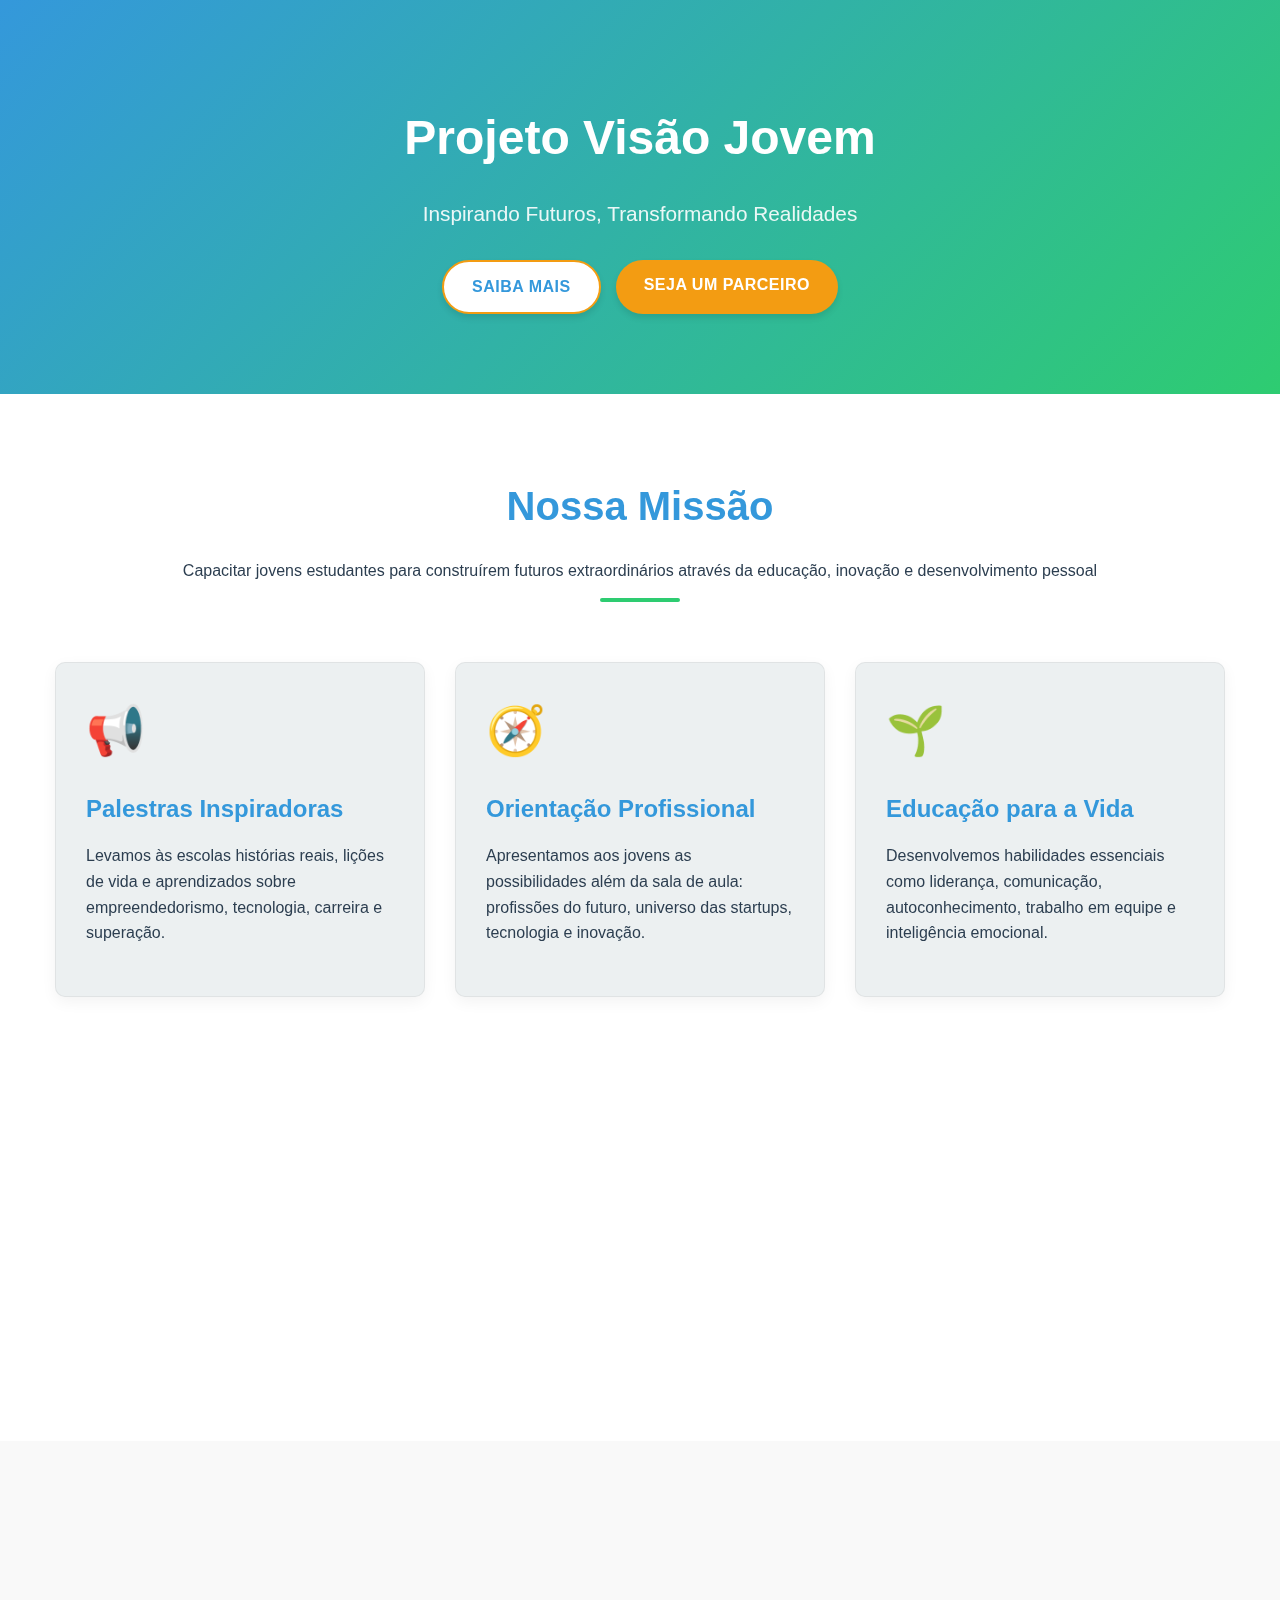
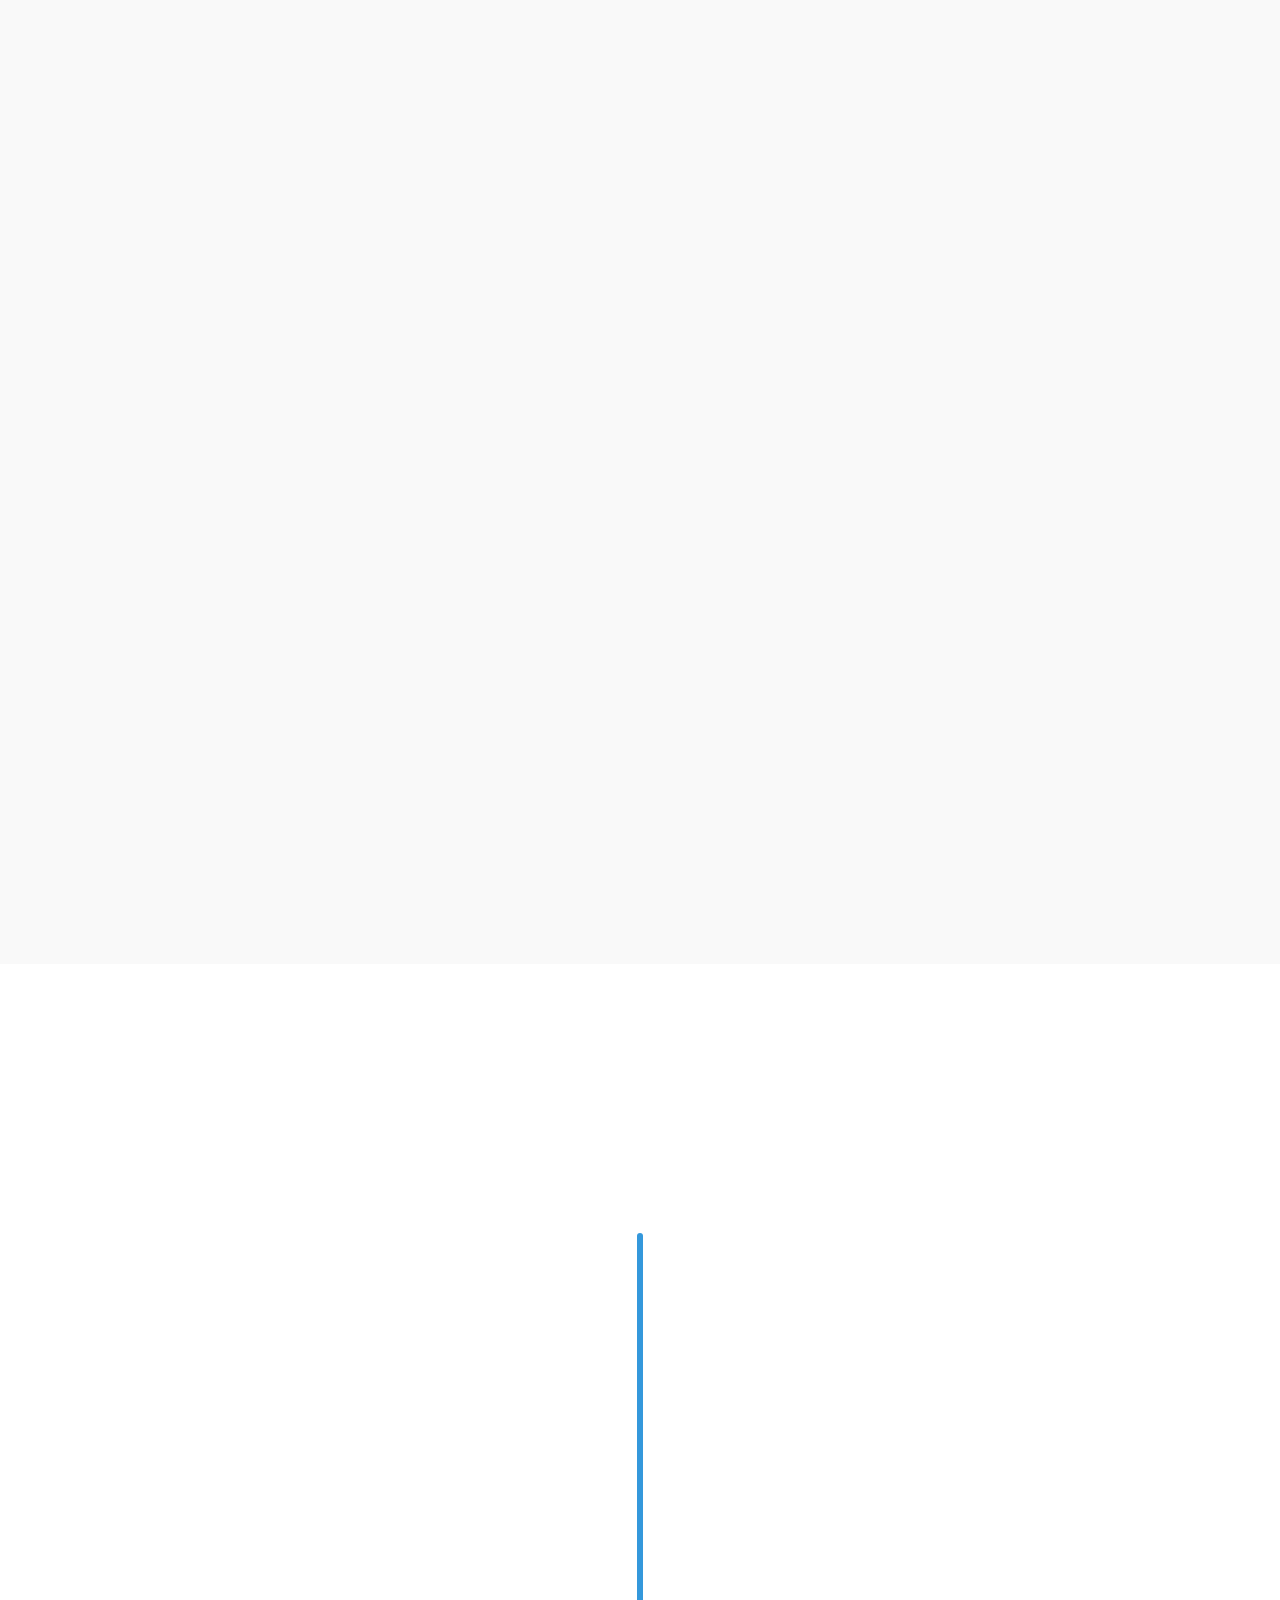
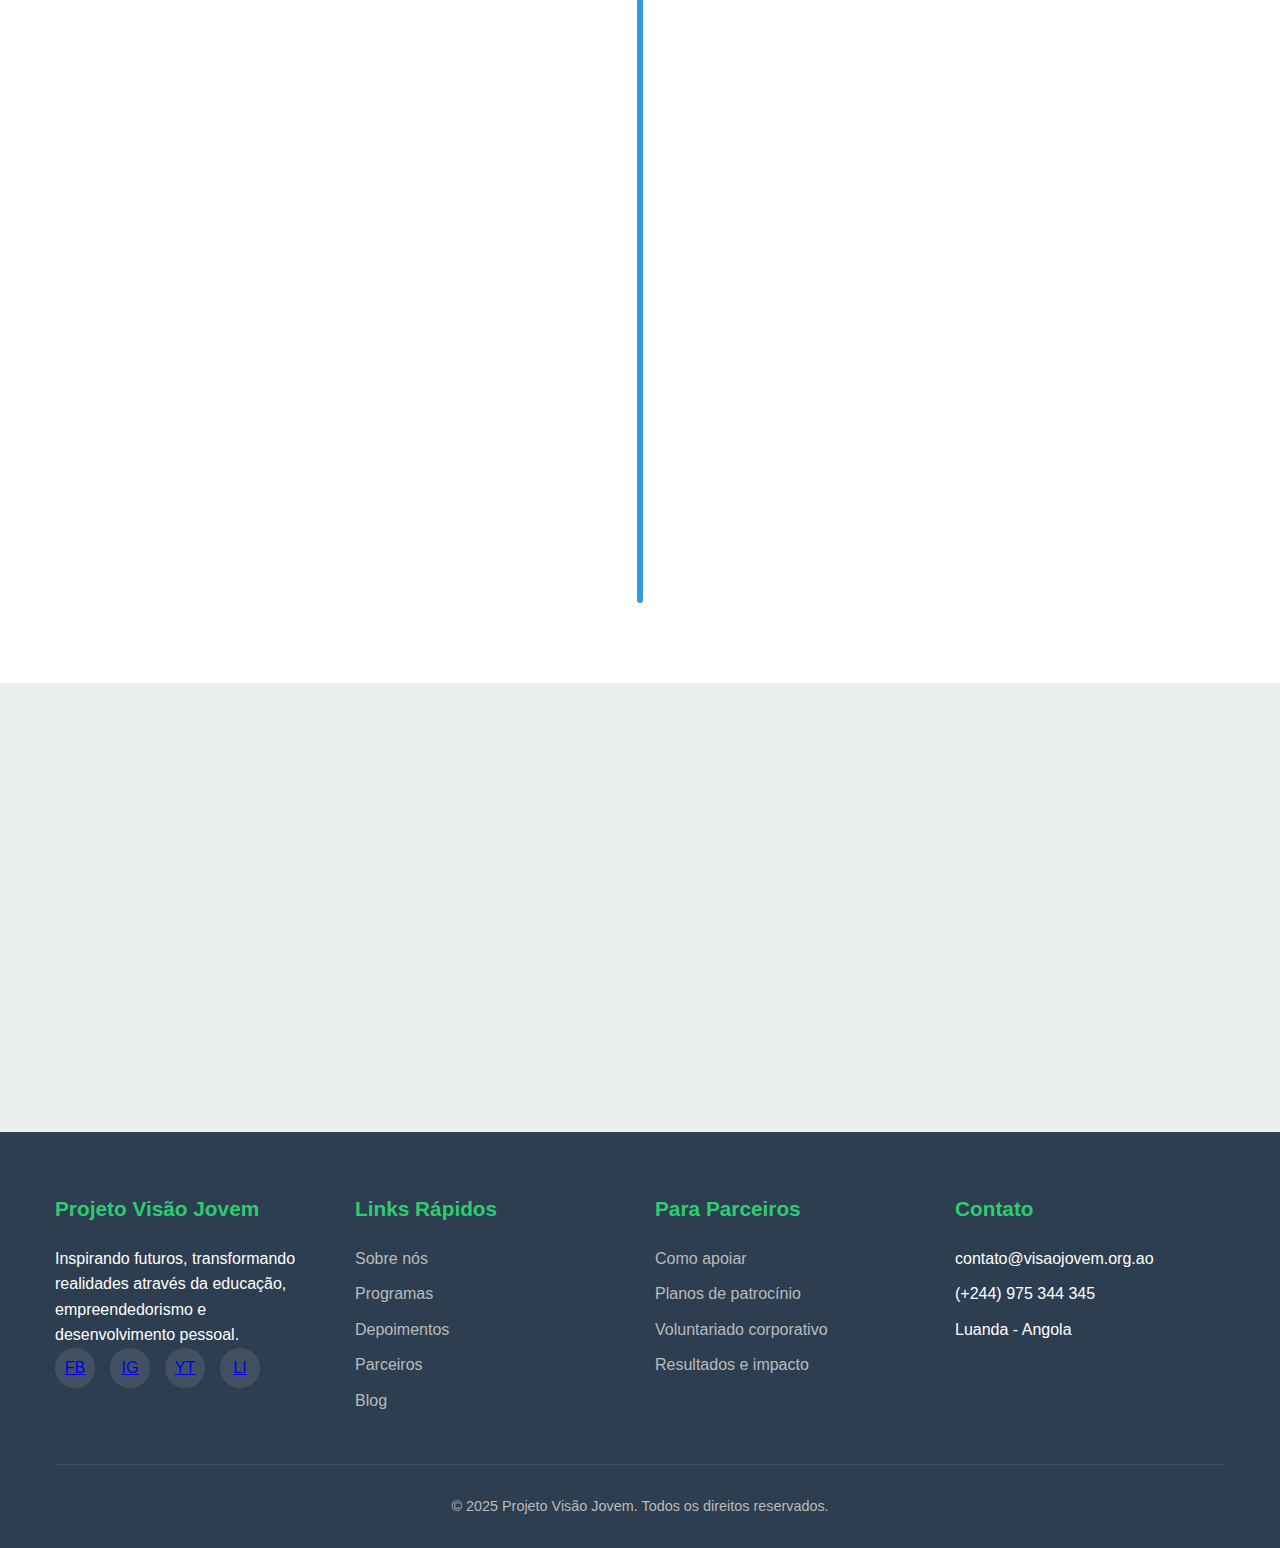
<file: index.html>
<!DOCTYPE html>
<html lang="pt-BR">
<head>
    <meta charset="UTF-8">
    <meta name="viewport" content="width=device-width, initial-scale=1.0">
    <title>Projeto Visão Jovem - Inspirando Futuros, Transformando Realidades</title>
    <link rel="stylesheet" href="modern-design.css">
    <style>
        :root {
            --primary: #3498db;
            --secondary: #2ecc71;
            --dark: #2c3e50;
            --light: #ecf0f1;
            --accent: #f39c12;
            --danger: #e74c3c;
        }
        
        * {
            margin: 0;
            padding: 0;
            box-sizing: border-box;
            font-family: 'Segoe UI', Tahoma, Geneva, Verdana, sans-serif;
        }
        
        body {
            color: var(--dark);
            line-height: 1.6;
            background-color: var(--light);
        }
        
        .container {
            max-width: 1200px;
            margin: 0 auto;
            padding: 0 15px;
        }
        
        /* Header Styles */
        header {
            background: linear-gradient(135deg, var(--primary), var(--secondary));
            color: white;
            padding: 100px 0 80px;
            text-align: center;
        }
        
        .header-content h1 {
            font-size: 3rem;
            margin-bottom: 20px;
            font-weight: 700;
        }
        
        .header-content p {
            font-size: 1.3rem;
            max-width: 800px;
            margin: 0 auto 30px;
        }
        
        .btn {
            display: inline-block;
            padding: 12px 28px;
            background-color: var(--accent);
            color: white;
            text-decoration: none;
            border-radius: 50px;
            font-weight: bold;
            transition: all 0.3s ease;
            box-shadow: 0 4px 6px rgba(0,0,0,0.1);
        }
        
        .btn:hover {
            transform: translateY(-3px);
            box-shadow: 0 6px 8px rgba(0,0,0,0.15);
        }
        
        .btn-primary {
            background-color: white;
            color: var(--primary);
        }
        
        .header-buttons {
            display: flex;
            justify-content: center;
            gap: 15px;
            flex-wrap: wrap;
        }
        
        /* Features Section */
        .features {
            padding: 80px 0;
            background-color: white;
        }
        
        .section-title {
            text-align: center;
            margin-bottom: 60px;
            position: relative;
        }
        
        .section-title h2 {
            font-size: 2.5rem;
            color: var(--primary);
            margin-bottom: 20px;
        }
        
        .section-title:after {
            content: '';
            display: block;
            width: 80px;
            height: 4px;
            background: var(--secondary);
            margin: 15px auto 0;
            border-radius: 2px;
        }
        
        .feature-grid {
            display: grid;
            grid-template-columns: repeat(auto-fit, minmax(300px, 1fr));
            gap: 30px;
        }
        
        .feature-card {
            background-color: var(--light);
            border-radius: 10px;
            padding: 30px;
            transition: transform 0.3s ease;
            box-shadow: 0 5px 15px rgba(0,0,0,0.05);
        }
        
        .feature-card:hover {
            transform: translateY(-10px);
        }
        
        .feature-card h3 {
            font-size: 1.5rem;
            margin-bottom: 15px;
            color: var(--primary);
        }
        
        .feature-card p {
            color: var(--dark);
            margin-bottom: 20px;
        }
        
        .feature-icon {
            font-size: 3rem;
            margin-bottom: 20px;
            color: var(--secondary);
        }
        
        /* Monetization Section */
        .monetization {
            padding: 80px 0;
            background-color: #f9f9f9;
        }
        
        .monetization-grid {
            display: grid;
            grid-template-columns: repeat(auto-fit, minmax(300px, 1fr));
            gap: 30px;
        }
        
        .monetization-card {
            background-color: white;
            border-radius: 10px;
            padding: 30px;
            box-shadow: 0 5px 15px rgba(0,0,0,0.05);
            border-top: 4px solid var(--primary);
        }
        
        .monetization-card h3 {
            font-size: 1.3rem;
            margin-bottom: 15px;
            color: var(--primary);
        }
        
        .monetization-card ul {
            list-style-type: none;
            padding-left: 0;
        }
        
        .monetization-card li {
            padding: 8px 0;
            border-bottom: 1px solid #eee;
        }
        
        .monetization-card li:last-child {
            border-bottom: none;
        }
        
        .monetization-card li:before {
            content: "✓";
            color: var(--secondary);
            margin-right: 10px;
            font-weight: bold;
        }
        
        /* Timeline Section */
        .timeline {
            padding: 80px 0;
            background-color: white;
        }
        
        .timeline-container {
            max-width: 800px;
            margin: 0 auto;
            position: relative;
        }
        
        .timeline-container::after {
            content: '';
            position: absolute;
            width: 6px;
            background-color: var(--primary);
            top: 0;
            bottom: 0;
            left: 50%;
            margin-left: -3px;
            border-radius: 3px;
        }
        
        .timeline-item {
            padding: 10px 40px;
            position: relative;
            width: 50%;
        }
        
        .timeline-item::after {
            content: '';
            position: absolute;
            width: 20px;
            height: 20px;
            right: -10px;
            background-color: white;
            border: 4px solid var(--secondary);
            top: 15px;
            border-radius: 50%;
            z-index: 1;
        }
        
        .left {
            left: 0;
        }
        
        .right {
            left: 50%;
        }
        
        .right::after {
            left: -10px;
        }
        
        .timeline-content {
            padding: 20px;
            background-color: var(--light);
            position: relative;
            border-radius: 6px;
            box-shadow: 0 3px 10px rgba(0,0,0,0.1);
        }
        
        .timeline-content h3 {
            color: var(--primary);
            margin-bottom: 10px;
        }
        
        /* Call To Action */
        .cta {
            padding: 100px 0;
            background: linear-gradient(135deg, var(--primary), var(--secondary));
            color: white;
            text-align: center;
        }
        
        .cta h2 {
            font-size: 2.5rem;
            margin-bottom: 30px;
        }
        
        .cta p {
            font-size: 1.2rem;
            max-width: 800px;
            margin: 0 auto 40px;
        }
        
        /* Footer */
        footer {
            background-color: var(--dark);
            color: white;
            padding: 60px 0 30px;
        }
        
        .footer-grid {
            display: grid;
            grid-template-columns: repeat(auto-fit, minmax(250px, 1fr));
            gap: 30px;
            margin-bottom: 40px;
        }
        
        .footer-column h3 {
            font-size: 1.3rem;
            margin-bottom: 20px;
            color: var(--secondary);
        }
        
        .footer-column ul {
            list-style-type: none;
            padding-left: 0;
        }
        
        .footer-column ul li {
            margin-bottom: 10px;
        }
        
        .footer-column ul li a {
            color: #bbb;
            text-decoration: none;
            transition: color 0.3s ease;
        }
        
        .footer-column ul li a:hover {
            color: white;
        }
        
        .social-links {
            display: flex;
            gap: 15px;
        }
        
        .social-icon {
            display: inline-block;
            width: 40px;
            height: 40px;
            background-color: rgba(255,255,255,0.1);
            border-radius: 50%;
            text-align: center;
            line-height: 40px;
            transition: all 0.3s ease;
        }
        
        .social-icon:hover {
            background-color: var(--primary);
            transform: translateY(-3px);
        }
        
        .copyright {
            text-align: center;
            padding-top: 30px;
            border-top: 1px solid rgba(255,255,255,0.1);
            color: #bbb;
            font-size: 0.9rem;
        }
        
        /* Responsive */
        @media (max-width: 768px) {
            .header-content h1 {
                font-size: 2.2rem;
            }
            
            .timeline-container::after {
                left: 31px;
            }
            
            .timeline-item {
                width: 100%;
                padding-left: 70px;
                padding-right: 25px;
            }
            
            .timeline-item::after {
                left: 21px;
            }
            
            .right {
                left: 0%;
            }
        }
    </style>
</head>
<body>
    <!-- Header Section -->
    <header>
        <div class="container">
            <div class="header-content hidden">
                <h1>Projeto Visão Jovem</h1>
                <p>Inspirando Futuros, Transformando Realidades</p>
                <div class="header-buttons">
                    <a href="#saiba-mais" class="btn btn-primary">Saiba Mais</a>
                    <a href="#contato" class="btn">Seja um Parceiro</a>
                </div>
            </div>
        </div>
    </header>

    <!-- Features Section -->
    <section class="features" id="saiba-mais">
        <div class="container">
            <div class="section-title hidden">
                <h2>Nossa Missão</h2>
                <p>Capacitar jovens estudantes para construírem futuros extraordinários através da educação, inovação e desenvolvimento pessoal</p>
            </div>
            
            <div class="feature-grid">
                <div class="feature-card hidden">
                    <div class="feature-icon" role="img" aria-label="Megafone">📢</div>
                    <h3>Palestras Inspiradoras</h3>
                    <p>Levamos às escolas histórias reais, lições de vida e aprendizados sobre empreendedorismo, tecnologia, carreira e superação.</p>
                </div>
                
                <div class="feature-card hidden">
                    <div class="feature-icon" role="img" aria-label="Bússola">🧭</div>
                    <h3>Orientação Profissional</h3>
                    <p>Apresentamos aos jovens as possibilidades além da sala de aula: profissões do futuro, universo das startups, tecnologia e inovação.</p>
                </div>
                
                <div class="feature-card hidden">
                    <div class="feature-icon" role="img" aria-label="Planta a crescer">🌱</div>
                    <h3>Educação para a Vida</h3>
                    <p>Desenvolvemos habilidades essenciais como liderança, comunicação, autoconhecimento, trabalho em equipe e inteligência emocional.</p>
                </div>
                
                <div class="feature-card hidden">
                    <div class="feature-icon" role="img" aria-label="Lâmpada">💡</div>
                    <h3>Cultura de Startups</h3>
                    <p>Mostramos como ideias podem virar soluções e como jovens podem pensar como inovadores, mesmo antes de entrar no mercado de trabalho.</p>
                </div>
                
                <div class="feature-card hidden">
                    <div class="feature-icon" role="img" aria-label="Aperto de mão">🤝</div>
                    <h3>Apoio a Escolas</h3>
                    <p>Construímos pontes com professores, diretores e famílias para criar um ambiente que valoriza o crescimento pessoal e coletivo.</p>
                </div>
                
                <div class="feature-card hidden">
                    <div class="feature-icon" role="img" aria-label="Foguetão">🚀</div>
                    <h3>Impacto Duradouro</h3>
                    <p>Nosso objetivo é criar uma geração de jovens visionários, preparados para os desafios do futuro e conscientes do seu potencial.</p>
                </div>
            </div>
        </div>
    </section>

    <!-- Monetization Section -->
    <section class="monetization">
        <div class="container">
            <div class="section-title hidden">
                <h2>Modelo de Sustentabilidade</h2>
                <p>Garantimos a sustentabilidade financeira do projeto sem comprometer seu caráter social e inclusivo</p>
            </div>
            
            <div class="monetization-grid">
                <div class="monetization-card hidden">
                    <h3>Patrocínio Institucional</h3>
                    <ul>
                        <li>Planos de cotas: Bronze, Prata, Ouro e Diamante</li>
                        <li>Divulgação da marca em materiais e eventos</li>
                        <li>Participação em relatórios de impacto social</li>
                        <li>Oportunidades de voluntariado corporativo</li>
                    </ul>
                </div>
                
                <div class="monetization-card hidden">
                    <h3>Incentivos Fiscais</h3>
                    <ul>
                        <li>Cadastro no FIA (Fundo da Infância e Adolescência)</li>
                        <li>Direcionamento de Imposto de Renda</li>
                        <li>Parceria com contadores e áreas de RSC</li>
                        <li>Benefícios fiscais para apoiadores</li>
                    </ul>
                </div>
                
                <div class="monetization-card hidden">
                    <h3>Produtos Educacionais</h3>
                    <ul>
                        <li>E-books e cursos online (modelo freemium)</li>
                        <li>Mentorias e oficinas especializadas</li>
                        <li>Gratuito para escolas públicas</li>
                        <li>Planos acessíveis para instituições privadas</li>
                    </ul>
                </div>
                
                <div class="monetization-card hidden">
                    <h3>Eventos e Experiências</h3>
                    <ul>
                        <li>Hackathons sociais e feiras de startups</li>
                        <li>Campeonatos de ideias inovadoras</li>
                        <li>Ingressos para público geral</li>
                        <li>Pacotes especiais para empresas</li>
                    </ul>
                </div>
                
                <div class="monetization-card hidden">
                    <h3>Licenciamento do Programa</h3>
                    <ul>
                        <li>"Kit de implementação" para prefeituras</li>
                        <li>Metodologia completa e materiais didáticos</li>
                        <li>Formação de facilitadores locais</li>
                        <li>Suporte técnico e acompanhamento</li>
                    </ul>
                </div>
                
                <div class="monetization-card hidden">
                    <h3>Apoio Direto</h3>
                    <ul>
                        <li>Assinaturas mensais via plataformas de apoio</li>
                        <li>Doações por Pix com metas transparentes</li>
                        <li>Campanha "Adote uma escola"</li>
                        <li>Recompensas simbólicas para apoiadores</li>
                    </ul>
                </div>
            </div>
        </div>
    </section>

    <!-- Timeline Section -->
    <section class="timeline">
        <div class="container">
            <div class="section-title hidden">
                <h2>Plano de Ação</h2>
                <p>Nossa jornada para os próximos três meses de implementação</p>
            </div>
            
            <div class="timeline-container">
                <div class="timeline-item left hidden">
                    <div class="timeline-content">
                        <h3>Mês 1</h3>
                        <p>Criar materiais de apresentação completos, incluindo branding e proposta de valor para parceiros potenciais.</p>
                    </div>
                </div>
                
                <div class="timeline-item right hidden">
                    <div class="timeline-content">
                        <h3>Mês 1-2</h3>
                        <p>Estabelecer metas claras de arrecadação e priorizar as fontes de financiamento mais viáveis para início rápido.</p>
                    </div>
                </div>
                
                <div class="timeline-item left hidden">
                    <div class="timeline-content">
                        <h3>Mês 2</h3>
                        <p>Entrar em contato com as primeiras 10 empresas potenciais para apresentação do projeto e proposta de parceria.</p>
                    </div>
                </div>
                
                <div class="timeline-item right hidden">
                    <div class="timeline-content">
                        <h3>Mês 2-3</h3>
                        <p>Estruturar campanha de apoio direto através de site, redes sociais e plataformas de financiamento coletivo.</p>
                    </div>
                </div>
                
                <div class="timeline-item left hidden">
                    <div class="timeline-content">
                        <h3>Mês 3</h3>
                        <p>Planejamento e execução de um evento piloto monetizável, como uma oficina ou hackathon juvenil.</p>
                    </div>
                </div>
            </div>
        </div>
    </section>

    <!-- Call to Action -->
    <section class="cta hidden" id="contato">
        <div class="container">
            <h2>Seja parte desta transformação</h2>
            <p>Junte-se a nós para inspirar e capacitar a próxima geração de jovens líderes, empreendedores e inovadores.</p>
            <a href="#" class="btn btn-primary">Entre em contato</a>
        </div>
    </section>

    <!-- Footer -->
    <footer>
        <div class="container">
            <div class="footer-grid">
                <div class="footer-column">
                    <h3>Projeto Visão Jovem</h3>
                    <p>Inspirando futuros, transformando realidades através da educação, empreendedorismo e desenvolvimento pessoal.</p>
                    <div class="social-links">
                        <a href="#" class="social-icon" aria-label="Visite o nosso Facebook">FB</a>
                        <a href="#" class="social-icon" aria-label="Visite o nosso Instagram">IG</a>
                        <a href="#" class="social-icon" aria-label="Visite o nosso canal no YouTube">YT</a>
                        <a href="#" class="social-icon" aria-label="Visite o nosso LinkedIn">LI</a>
                    </div>
                </div>
                
                <div class="footer-column">
                    <h3>Links Rápidos</h3>
                    <ul>
                        <li><a href="#">Sobre nós</a></li>
                        <li><a href="#">Programas</a></li>
                        <li><a href="#">Depoimentos</a></li>
                        <li><a href="#">Parceiros</a></li>
                        <li><a href="#">Blog</a></li>
                    </ul>
                </div>
                
                <div class="footer-column">
                    <h3>Para Parceiros</h3>
                    <ul>
                        <li><a href="#">Como apoiar</a></li>
                        <li><a href="#">Planos de patrocínio</a></li>
                        <li><a href="#">Voluntariado corporativo</a></li>
                        <li><a href="#">Resultados e impacto</a></li>
                    </ul>
                </div>
                
                <div class="footer-column">
                    <h3>Contato</h3>
                    <ul>
                        <li>contato@visaojovem.org.ao</li>
                        <li>(+244) 975 344 345</li>
                        <li>Luanda - Angola</li>
                    </ul>
                </div>
            </div>
            
            <div class="copyright">
                <p>&copy; 2025 Projeto Visão Jovem. Todos os direitos reservados.</p>
            </div>
        </div>
    </footer>
    <script src="animations.js" defer></script>
</body>
</html>
</file>
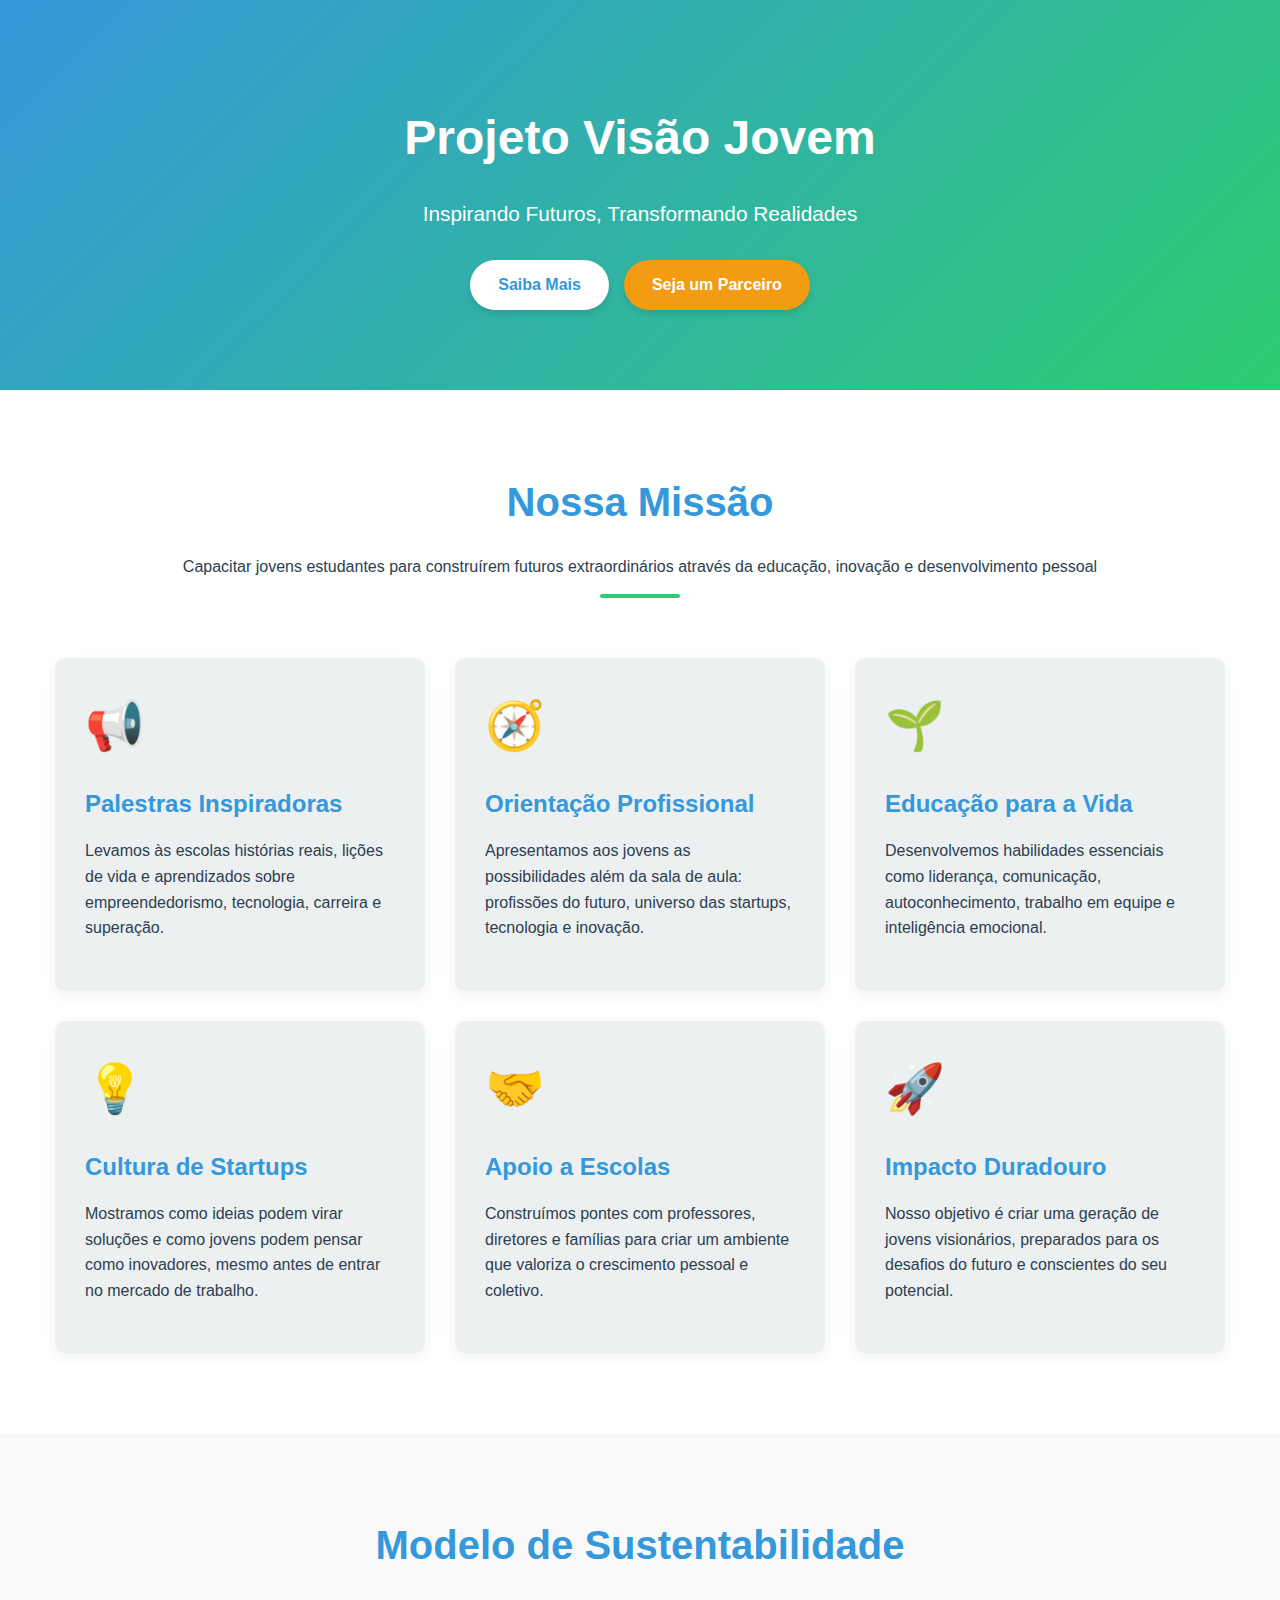
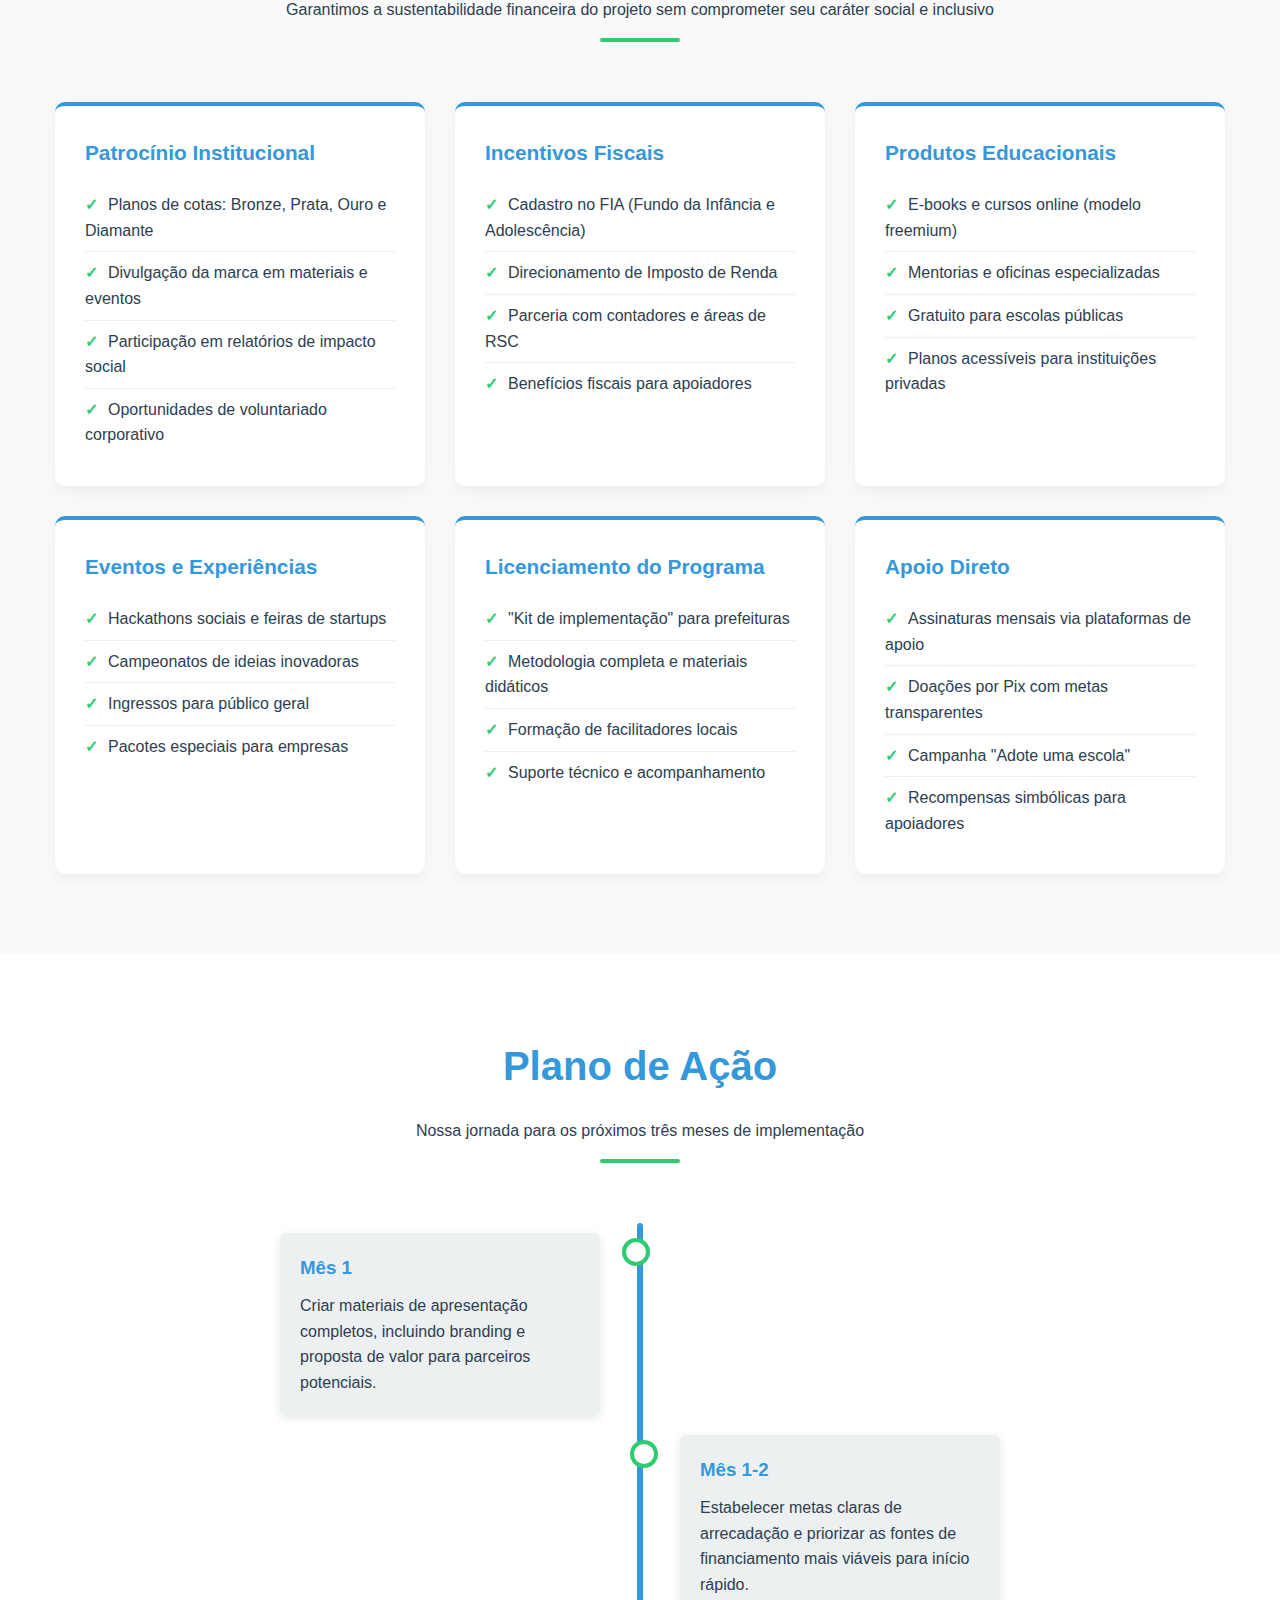
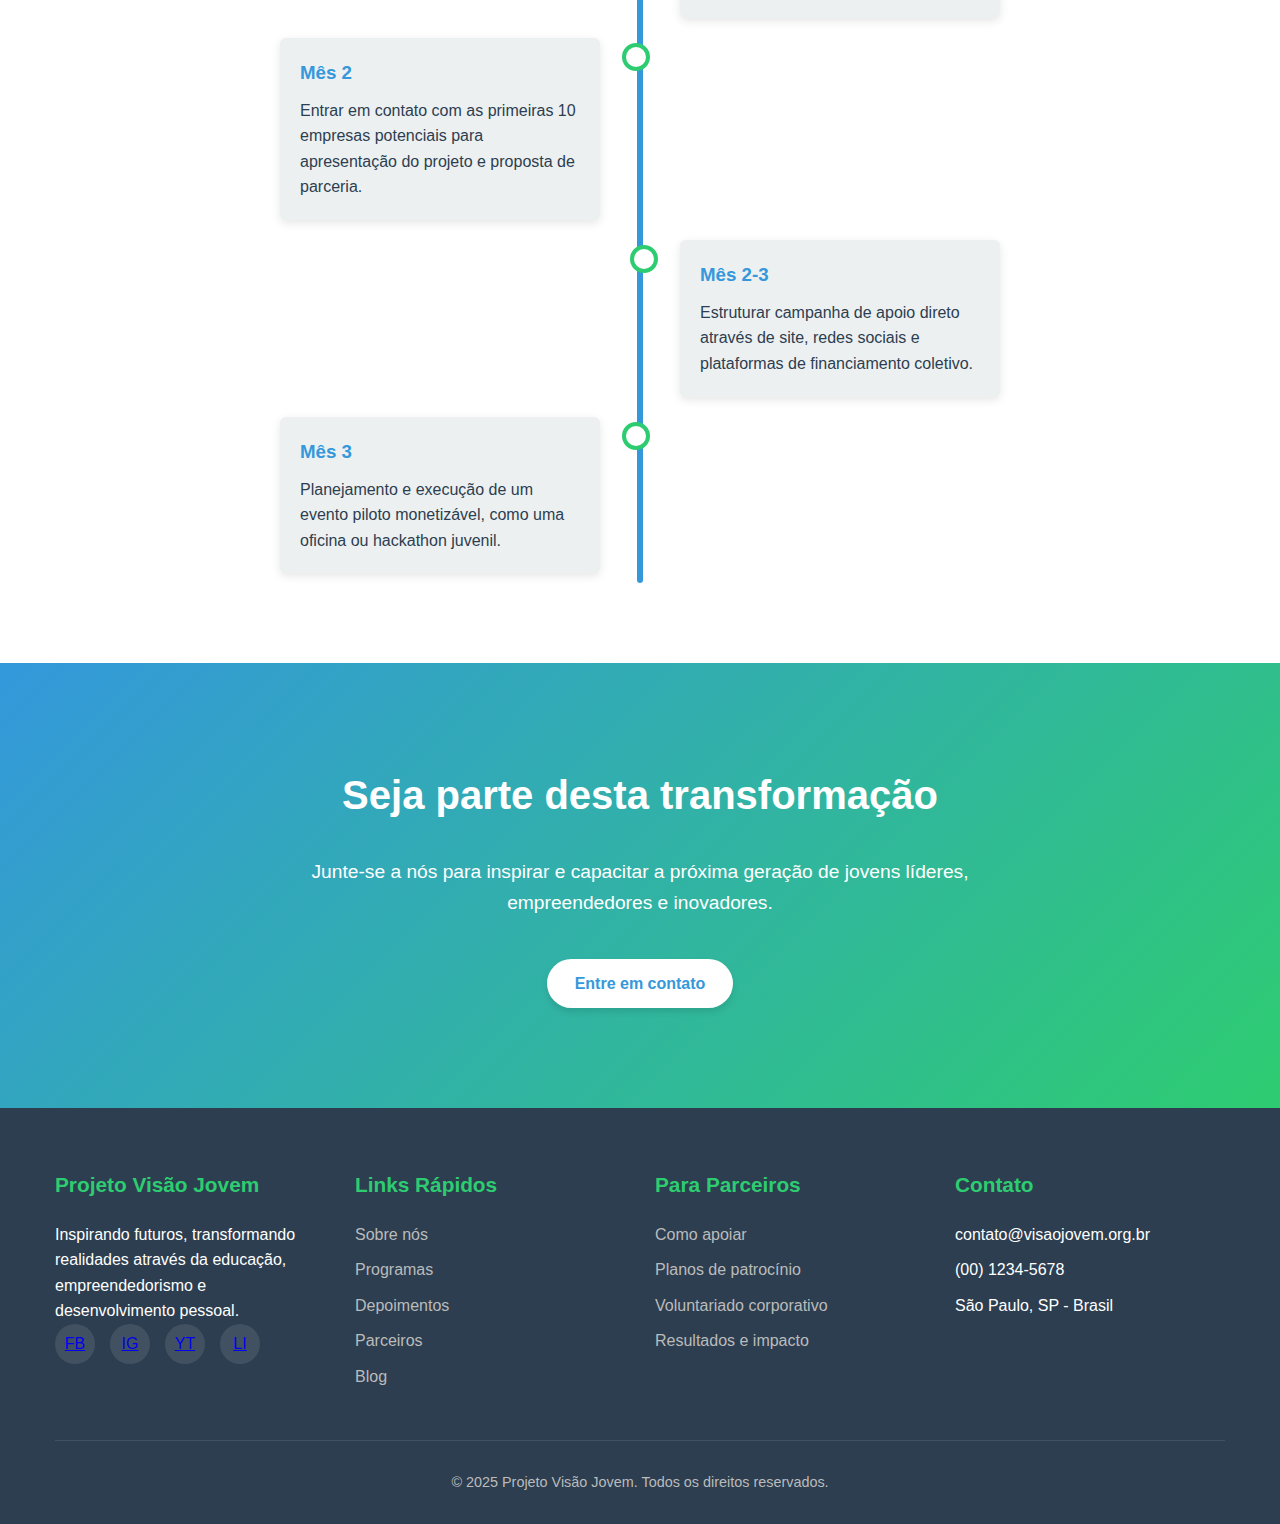
<file: visao-jovem-landing-page.html>
<!DOCTYPE html>
<html lang="pt-BR">
<head>
    <meta charset="UTF-8">
    <meta name="viewport" content="width=device-width, initial-scale=1.0">
    <title>Projeto Visão Jovem - Inspirando Futuros, Transformando Realidades</title>
    <style>
        :root {
            --primary: #3498db;
            --secondary: #2ecc71;
            --dark: #2c3e50;
            --light: #ecf0f1;
            --accent: #f39c12;
            --danger: #e74c3c;
        }
        
        * {
            margin: 0;
            padding: 0;
            box-sizing: border-box;
            font-family: 'Segoe UI', Tahoma, Geneva, Verdana, sans-serif;
        }
        
        body {
            color: var(--dark);
            line-height: 1.6;
            background-color: var(--light);
        }
        
        .container {
            max-width: 1200px;
            margin: 0 auto;
            padding: 0 15px;
        }
        
        /* Header Styles */
        header {
            background: linear-gradient(135deg, var(--primary), var(--secondary));
            color: white;
            padding: 100px 0 80px;
            text-align: center;
        }
        
        .header-content h1 {
            font-size: 3rem;
            margin-bottom: 20px;
            font-weight: 700;
        }
        
        .header-content p {
            font-size: 1.3rem;
            max-width: 800px;
            margin: 0 auto 30px;
        }
        
        .btn {
            display: inline-block;
            padding: 12px 28px;
            background-color: var(--accent);
            color: white;
            text-decoration: none;
            border-radius: 50px;
            font-weight: bold;
            transition: all 0.3s ease;
            box-shadow: 0 4px 6px rgba(0,0,0,0.1);
        }
        
        .btn:hover {
            transform: translateY(-3px);
            box-shadow: 0 6px 8px rgba(0,0,0,0.15);
        }
        
        .btn-primary {
            background-color: white;
            color: var(--primary);
        }
        
        .header-buttons {
            display: flex;
            justify-content: center;
            gap: 15px;
            flex-wrap: wrap;
        }
        
        /* Features Section */
        .features {
            padding: 80px 0;
            background-color: white;
        }
        
        .section-title {
            text-align: center;
            margin-bottom: 60px;
            position: relative;
        }
        
        .section-title h2 {
            font-size: 2.5rem;
            color: var(--primary);
            margin-bottom: 20px;
        }
        
        .section-title:after {
            content: '';
            display: block;
            width: 80px;
            height: 4px;
            background: var(--secondary);
            margin: 15px auto 0;
            border-radius: 2px;
        }
        
        .feature-grid {
            display: grid;
            grid-template-columns: repeat(auto-fit, minmax(300px, 1fr));
            gap: 30px;
        }
        
        .feature-card {
            background-color: var(--light);
            border-radius: 10px;
            padding: 30px;
            transition: transform 0.3s ease;
            box-shadow: 0 5px 15px rgba(0,0,0,0.05);
        }
        
        .feature-card:hover {
            transform: translateY(-10px);
        }
        
        .feature-card h3 {
            font-size: 1.5rem;
            margin-bottom: 15px;
            color: var(--primary);
        }
        
        .feature-card p {
            color: var(--dark);
            margin-bottom: 20px;
        }
        
        .feature-icon {
            font-size: 3rem;
            margin-bottom: 20px;
            color: var(--secondary);
        }
        
        /* Monetization Section */
        .monetization {
            padding: 80px 0;
            background-color: #f9f9f9;
        }
        
        .monetization-grid {
            display: grid;
            grid-template-columns: repeat(auto-fit, minmax(300px, 1fr));
            gap: 30px;
        }
        
        .monetization-card {
            background-color: white;
            border-radius: 10px;
            padding: 30px;
            box-shadow: 0 5px 15px rgba(0,0,0,0.05);
            border-top: 4px solid var(--primary);
        }
        
        .monetization-card h3 {
            font-size: 1.3rem;
            margin-bottom: 15px;
            color: var(--primary);
        }
        
        .monetization-card ul {
            list-style-type: none;
            padding-left: 0;
        }
        
        .monetization-card li {
            padding: 8px 0;
            border-bottom: 1px solid #eee;
        }
        
        .monetization-card li:last-child {
            border-bottom: none;
        }
        
        .monetization-card li:before {
            content: "✓";
            color: var(--secondary);
            margin-right: 10px;
            font-weight: bold;
        }
        
        /* Timeline Section */
        .timeline {
            padding: 80px 0;
            background-color: white;
        }
        
        .timeline-container {
            max-width: 800px;
            margin: 0 auto;
            position: relative;
        }
        
        .timeline-container::after {
            content: '';
            position: absolute;
            width: 6px;
            background-color: var(--primary);
            top: 0;
            bottom: 0;
            left: 50%;
            margin-left: -3px;
            border-radius: 3px;
        }
        
        .timeline-item {
            padding: 10px 40px;
            position: relative;
            width: 50%;
        }
        
        .timeline-item::after {
            content: '';
            position: absolute;
            width: 20px;
            height: 20px;
            right: -10px;
            background-color: white;
            border: 4px solid var(--secondary);
            top: 15px;
            border-radius: 50%;
            z-index: 1;
        }
        
        .left {
            left: 0;
        }
        
        .right {
            left: 50%;
        }
        
        .right::after {
            left: -10px;
        }
        
        .timeline-content {
            padding: 20px;
            background-color: var(--light);
            position: relative;
            border-radius: 6px;
            box-shadow: 0 3px 10px rgba(0,0,0,0.1);
        }
        
        .timeline-content h3 {
            color: var(--primary);
            margin-bottom: 10px;
        }
        
        /* Call To Action */
        .cta {
            padding: 100px 0;
            background: linear-gradient(135deg, var(--primary), var(--secondary));
            color: white;
            text-align: center;
        }
        
        .cta h2 {
            font-size: 2.5rem;
            margin-bottom: 30px;
        }
        
        .cta p {
            font-size: 1.2rem;
            max-width: 800px;
            margin: 0 auto 40px;
        }
        
        /* Footer */
        footer {
            background-color: var(--dark);
            color: white;
            padding: 60px 0 30px;
        }
        
        .footer-grid {
            display: grid;
            grid-template-columns: repeat(auto-fit, minmax(250px, 1fr));
            gap: 30px;
            margin-bottom: 40px;
        }
        
        .footer-column h3 {
            font-size: 1.3rem;
            margin-bottom: 20px;
            color: var(--secondary);
        }
        
        .footer-column ul {
            list-style-type: none;
            padding-left: 0;
        }
        
        .footer-column ul li {
            margin-bottom: 10px;
        }
        
        .footer-column ul li a {
            color: #bbb;
            text-decoration: none;
            transition: color 0.3s ease;
        }
        
        .footer-column ul li a:hover {
            color: white;
        }
        
        .social-links {
            display: flex;
            gap: 15px;
        }
        
        .social-icon {
            display: inline-block;
            width: 40px;
            height: 40px;
            background-color: rgba(255,255,255,0.1);
            border-radius: 50%;
            text-align: center;
            line-height: 40px;
            transition: all 0.3s ease;
        }
        
        .social-icon:hover {
            background-color: var(--primary);
            transform: translateY(-3px);
        }
        
        .copyright {
            text-align: center;
            padding-top: 30px;
            border-top: 1px solid rgba(255,255,255,0.1);
            color: #bbb;
            font-size: 0.9rem;
        }
        
        /* Responsive */
        @media (max-width: 768px) {
            .header-content h1 {
                font-size: 2.2rem;
            }
            
            .timeline-container::after {
                left: 31px;
            }
            
            .timeline-item {
                width: 100%;
                padding-left: 70px;
                padding-right: 25px;
            }
            
            .timeline-item::after {
                left: 21px;
            }
            
            .right {
                left: 0%;
            }
        }
    </style>
</head>
<body>
    <!-- Header Section -->
    <header>
        <div class="container">
            <div class="header-content">
                <h1>Projeto Visão Jovem</h1>
                <p>Inspirando Futuros, Transformando Realidades</p>
                <div class="header-buttons">
                    <a href="#saiba-mais" class="btn btn-primary">Saiba Mais</a>
                    <a href="#contato" class="btn">Seja um Parceiro</a>
                </div>
            </div>
        </div>
    </header>

    <!-- Features Section -->
    <section class="features" id="saiba-mais">
        <div class="container">
            <div class="section-title">
                <h2>Nossa Missão</h2>
                <p>Capacitar jovens estudantes para construírem futuros extraordinários através da educação, inovação e desenvolvimento pessoal</p>
            </div>
            
            <div class="feature-grid">
                <div class="feature-card">
                    <div class="feature-icon">📢</div>
                    <h3>Palestras Inspiradoras</h3>
                    <p>Levamos às escolas histórias reais, lições de vida e aprendizados sobre empreendedorismo, tecnologia, carreira e superação.</p>
                </div>
                
                <div class="feature-card">
                    <div class="feature-icon">🧭</div>
                    <h3>Orientação Profissional</h3>
                    <p>Apresentamos aos jovens as possibilidades além da sala de aula: profissões do futuro, universo das startups, tecnologia e inovação.</p>
                </div>
                
                <div class="feature-card">
                    <div class="feature-icon">🌱</div>
                    <h3>Educação para a Vida</h3>
                    <p>Desenvolvemos habilidades essenciais como liderança, comunicação, autoconhecimento, trabalho em equipe e inteligência emocional.</p>
                </div>
                
                <div class="feature-card">
                    <div class="feature-icon">💡</div>
                    <h3>Cultura de Startups</h3>
                    <p>Mostramos como ideias podem virar soluções e como jovens podem pensar como inovadores, mesmo antes de entrar no mercado de trabalho.</p>
                </div>
                
                <div class="feature-card">
                    <div class="feature-icon">🤝</div>
                    <h3>Apoio a Escolas</h3>
                    <p>Construímos pontes com professores, diretores e famílias para criar um ambiente que valoriza o crescimento pessoal e coletivo.</p>
                </div>
                
                <div class="feature-card">
                    <div class="feature-icon">🚀</div>
                    <h3>Impacto Duradouro</h3>
                    <p>Nosso objetivo é criar uma geração de jovens visionários, preparados para os desafios do futuro e conscientes do seu potencial.</p>
                </div>
            </div>
        </div>
    </section>

    <!-- Monetization Section -->
    <section class="monetization">
        <div class="container">
            <div class="section-title">
                <h2>Modelo de Sustentabilidade</h2>
                <p>Garantimos a sustentabilidade financeira do projeto sem comprometer seu caráter social e inclusivo</p>
            </div>
            
            <div class="monetization-grid">
                <div class="monetization-card">
                    <h3>Patrocínio Institucional</h3>
                    <ul>
                        <li>Planos de cotas: Bronze, Prata, Ouro e Diamante</li>
                        <li>Divulgação da marca em materiais e eventos</li>
                        <li>Participação em relatórios de impacto social</li>
                        <li>Oportunidades de voluntariado corporativo</li>
                    </ul>
                </div>
                
                <div class="monetization-card">
                    <h3>Incentivos Fiscais</h3>
                    <ul>
                        <li>Cadastro no FIA (Fundo da Infância e Adolescência)</li>
                        <li>Direcionamento de Imposto de Renda</li>
                        <li>Parceria com contadores e áreas de RSC</li>
                        <li>Benefícios fiscais para apoiadores</li>
                    </ul>
                </div>
                
                <div class="monetization-card">
                    <h3>Produtos Educacionais</h3>
                    <ul>
                        <li>E-books e cursos online (modelo freemium)</li>
                        <li>Mentorias e oficinas especializadas</li>
                        <li>Gratuito para escolas públicas</li>
                        <li>Planos acessíveis para instituições privadas</li>
                    </ul>
                </div>
                
                <div class="monetization-card">
                    <h3>Eventos e Experiências</h3>
                    <ul>
                        <li>Hackathons sociais e feiras de startups</li>
                        <li>Campeonatos de ideias inovadoras</li>
                        <li>Ingressos para público geral</li>
                        <li>Pacotes especiais para empresas</li>
                    </ul>
                </div>
                
                <div class="monetization-card">
                    <h3>Licenciamento do Programa</h3>
                    <ul>
                        <li>"Kit de implementação" para prefeituras</li>
                        <li>Metodologia completa e materiais didáticos</li>
                        <li>Formação de facilitadores locais</li>
                        <li>Suporte técnico e acompanhamento</li>
                    </ul>
                </div>
                
                <div class="monetization-card">
                    <h3>Apoio Direto</h3>
                    <ul>
                        <li>Assinaturas mensais via plataformas de apoio</li>
                        <li>Doações por Pix com metas transparentes</li>
                        <li>Campanha "Adote uma escola"</li>
                        <li>Recompensas simbólicas para apoiadores</li>
                    </ul>
                </div>
            </div>
        </div>
    </section>

    <!-- Timeline Section -->
    <section class="timeline">
        <div class="container">
            <div class="section-title">
                <h2>Plano de Ação</h2>
                <p>Nossa jornada para os próximos três meses de implementação</p>
            </div>
            
            <div class="timeline-container">
                <div class="timeline-item left">
                    <div class="timeline-content">
                        <h3>Mês 1</h3>
                        <p>Criar materiais de apresentação completos, incluindo branding e proposta de valor para parceiros potenciais.</p>
                    </div>
                </div>
                
                <div class="timeline-item right">
                    <div class="timeline-content">
                        <h3>Mês 1-2</h3>
                        <p>Estabelecer metas claras de arrecadação e priorizar as fontes de financiamento mais viáveis para início rápido.</p>
                    </div>
                </div>
                
                <div class="timeline-item left">
                    <div class="timeline-content">
                        <h3>Mês 2</h3>
                        <p>Entrar em contato com as primeiras 10 empresas potenciais para apresentação do projeto e proposta de parceria.</p>
                    </div>
                </div>
                
                <div class="timeline-item right">
                    <div class="timeline-content">
                        <h3>Mês 2-3</h3>
                        <p>Estruturar campanha de apoio direto através de site, redes sociais e plataformas de financiamento coletivo.</p>
                    </div>
                </div>
                
                <div class="timeline-item left">
                    <div class="timeline-content">
                        <h3>Mês 3</h3>
                        <p>Planejamento e execução de um evento piloto monetizável, como uma oficina ou hackathon juvenil.</p>
                    </div>
                </div>
            </div>
        </div>
    </section>

    <!-- Call to Action -->
    <section class="cta" id="contato">
        <div class="container">
            <h2>Seja parte desta transformação</h2>
            <p>Junte-se a nós para inspirar e capacitar a próxima geração de jovens líderes, empreendedores e inovadores.</p>
            <a href="#" class="btn btn-primary">Entre em contato</a>
        </div>
    </section>

    <!-- Footer -->
    <footer>
        <div class="container">
            <div class="footer-grid">
                <div class="footer-column">
                    <h3>Projeto Visão Jovem</h3>
                    <p>Inspirando futuros, transformando realidades através da educação, empreendedorismo e desenvolvimento pessoal.</p>
                    <div class="social-links">
                        <a href="#" class="social-icon">FB</a>
                        <a href="#" class="social-icon">IG</a>
                        <a href="#" class="social-icon">YT</a>
                        <a href="#" class="social-icon">LI</a>
                    </div>
                </div>
                
                <div class="footer-column">
                    <h3>Links Rápidos</h3>
                    <ul>
                        <li><a href="#">Sobre nós</a></li>
                        <li><a href="#">Programas</a></li>
                        <li><a href="#">Depoimentos</a></li>
                        <li><a href="#">Parceiros</a></li>
                        <li><a href="#">Blog</a></li>
                    </ul>
                </div>
                
                <div class="footer-column">
                    <h3>Para Parceiros</h3>
                    <ul>
                        <li><a href="#">Como apoiar</a></li>
                        <li><a href="#">Planos de patrocínio</a></li>
                        <li><a href="#">Voluntariado corporativo</a></li>
                        <li><a href="#">Resultados e impacto</a></li>
                    </ul>
                </div>
                
                <div class="footer-column">
                    <h3>Contato</h3>
                    <ul>
                        <li>contato@visaojovem.org.br</li>
                        <li>(00) 1234-5678</li>
                        <li>São Paulo, SP - Brasil</li>
                    </ul>
                </div>
            </div>
            
            <div class="copyright">
                <p>&copy; 2025 Projeto Visão Jovem. Todos os direitos reservados.</p>
            </div>
        </div>
    </footer>
</body>
</html>
</file>
<file: modern-design.css>
:root {
    --primary: #3498db;
    --secondary: #2ecc71;
    --dark: #2c3e50;
    --light: #f8f9fa; /* Slightly lighter background */
    --accent: #e67e22; /* Slightly toned down accent */
    --danger: #e74c3c;
    --text-color: #555;
    --heading-color: var(--dark);
}

/* Modern Design Styles */
.hidden {
    opacity: 0;
    filter: blur(5px);
    transform: translateX(-100%);
    transition: all 1s;
}

.show {
    opacity: 1;
    filter: blur(0);
    transform: translateX(0);
}

/* Add a subtle background pattern */
body {
    background-color: var(--light);
    color: var(--text-color);
    background-image: url("data:image/svg+xml,%3Csvg xmlns='http://www.w3.org/2000/svg' width='4' height='4' viewBox='0 0 4 4'%3E%3Cpath fill='%239C92AC' fill-opacity='0.05' d='M1 3h1v1H1V3zm2-2h1v1H3V1z'%3E%3C/path%3E%3C/svg%3E");
}

/* Smoother font rendering */
body {
    -webkit-font-smoothing: antialiased;
    -moz-osx-font-smoothing: grayscale;
}

/* Modernize card styles */
.feature-card, .monetization-card, .timeline-content {
    background-color: white;
    border-radius: 15px; /* More rounded corners */
    box-shadow: 0 8px 24px rgba(0,0,0,0.08); /* Softer, more pronounced shadow */
    transition: all 0.4s cubic-bezier(0.175, 0.885, 0.32, 1.275); /* Bouncier transition */
    border: 1px solid rgba(0,0,0,0.05); /* Subtle border */
}

.feature-card:hover, .monetization-card:hover {
    transform: translateY(-12px);
    box-shadow: 0 12px 28px rgba(0,0,0,0.1);
}

/* Modern button styles */
.btn {
    border-radius: 8px; /* Less rounded, more modern */
    font-weight: 600; /* Bolder text */
    text-transform: uppercase;
    letter-spacing: 0.5px;
    transition: all 0.2s ease-in-out;
    padding: 14px 32px;
}

.btn:hover {
    transform: translateY(-2px) scale(1.02);
    box-shadow: 0 8px 15px rgba(0,0,0,0.12);
}

.btn-primary {
    background-color: var(--accent);
    color: white;
    border: 2px solid var(--accent);
}

.btn-primary:hover {
    background-color: transparent;
    color: var(--accent);
}

/* Header gradient and typography */
header {
    background: linear-gradient(135deg, #3498db, #27ae60); /* Slightly adjusted gradient */
}

.header-content h1 {
    font-size: 3.5rem;
    font-weight: 800; /* Bolder heading */
    color: white;
}

.header-content p {
    color: rgba(255, 255, 255, 0.9);
}

/* Section titles */
.section-title h2 {
    font-weight: 700;
    color: var(--heading-color);
}

.section-title:after {
    height: 5px;
    border-radius: 5px;
    background: var(--primary);
}

.timeline-container::after {
    background-color: #ddd;
}

.timeline-item::after {
    border-color: var(--primary);
}
</file>
